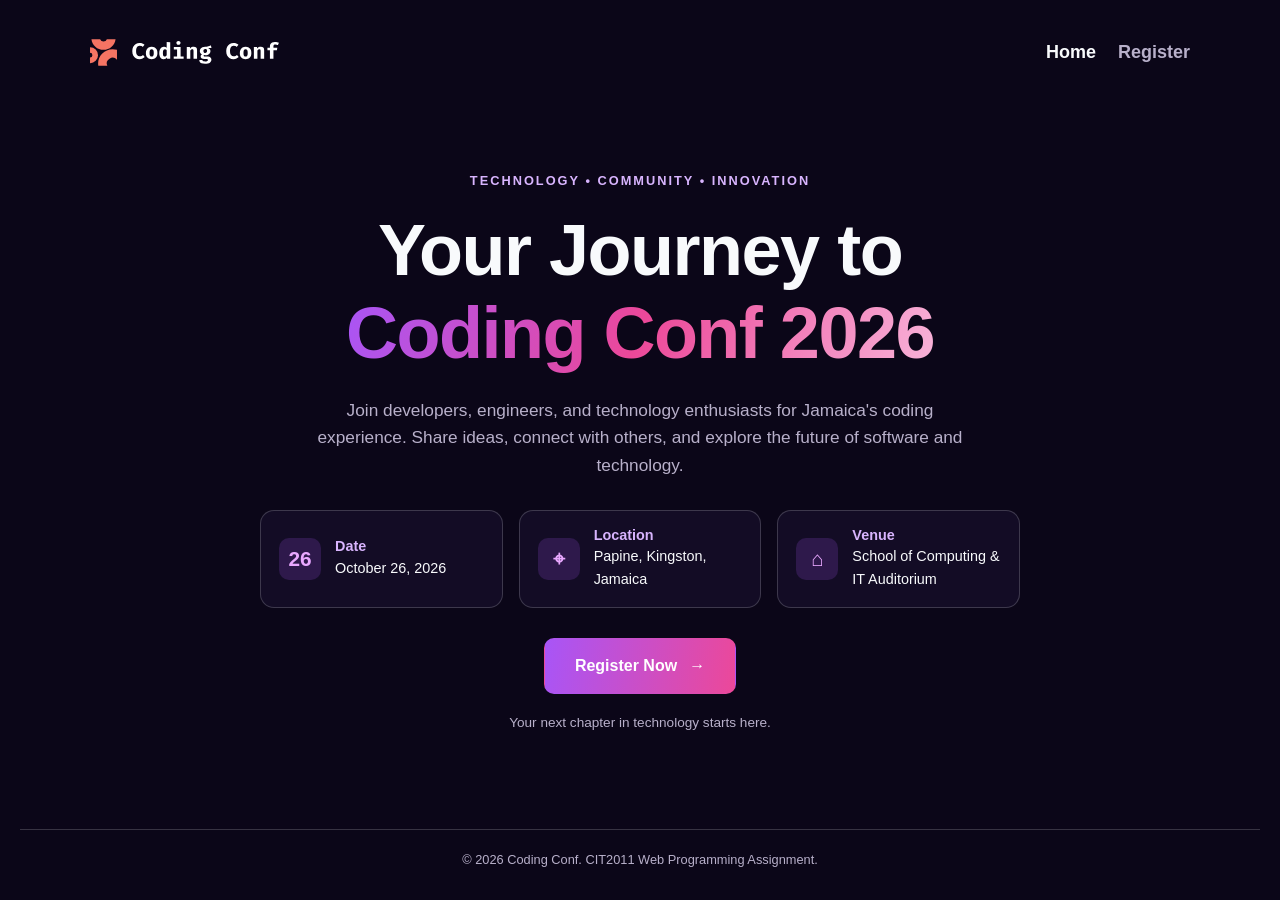
<file: index.html>
<!DOCTYPE html>
<html lang="en">
<head>
    <meta charset="UTF-8">
    <meta name="viewport" content="width=device-width, initial-scale=1.0">
    <meta http-equiv="refresh" content="0; url=html/index.html">
    <title>Redirecting...</title>
</head>
<body>
    <p>
        If you are not redirected,
        <a href="html/index.html">click here</a>.
    </p>
</body>
</html>
</file>
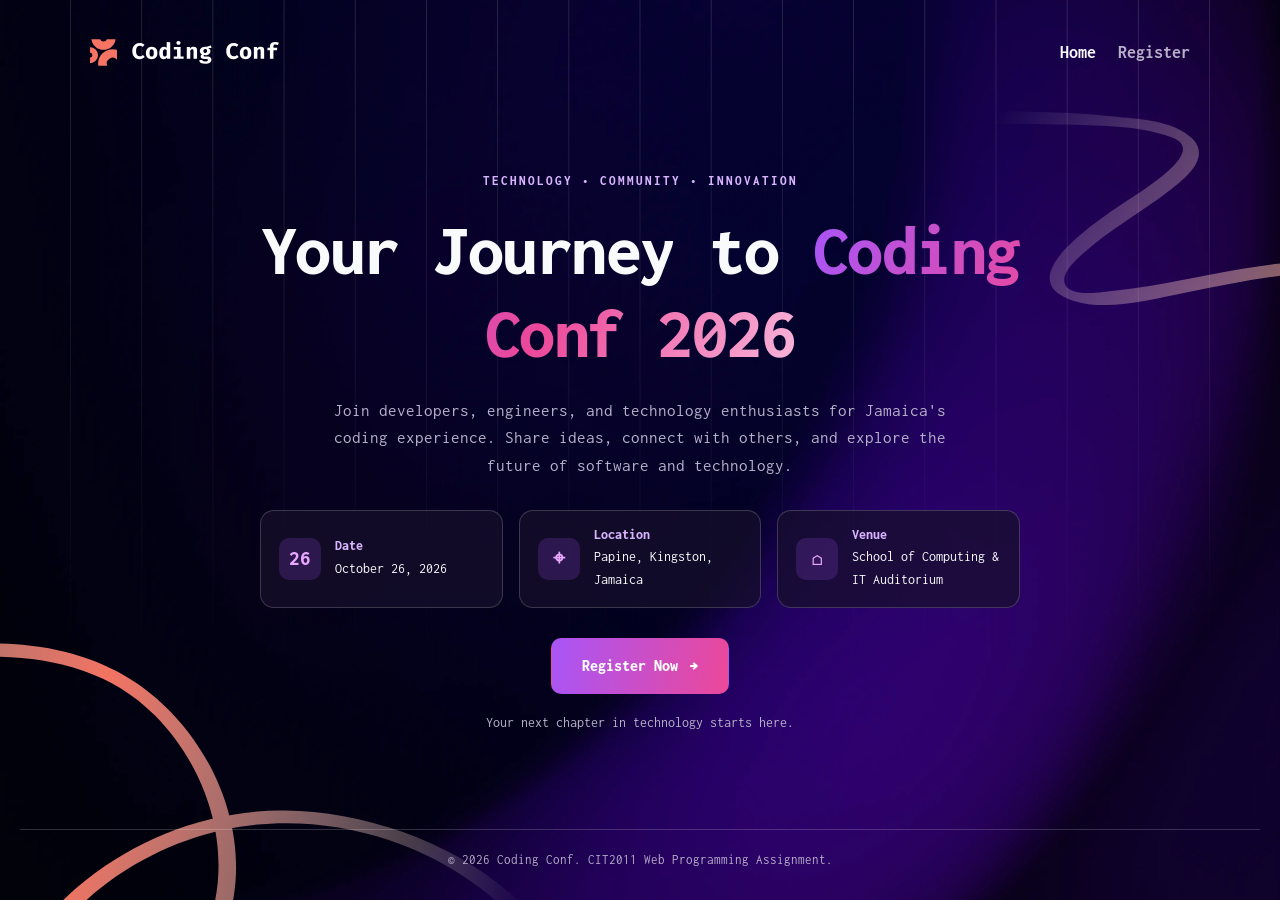
<file: html/index.html>
<!DOCTYPE html>
<html lang="en">
<head>
    <meta charset="UTF-8">
    <meta name="viewport" content="width=device-width, initial-scale=1.0">
    <meta name="description" content="Join Coding Conf 2026 in Papine, Kingston.">
        
        <title>Coding Conf 2026 | Home</title>

        <!--Getting icon for tab-->
    <link rel="icon" type="image/png" href="../assets/images/favicon-32x32.png">

        <!--Connecting to google for fonts-->
    <link rel="preconnect" href="https://fonts.googleapis.com">
    <link rel="preconnect" href="https://fonts.gstatic.com" crossorigin>
    <link href="https://fonts.googleapis.com/css2?family=Inconsolata:wght@400;500;600;700;800&display=swap" rel="stylesheet">

        <!-- Importing Stylesheet -->
    <link rel="stylesheet" href="../css/styles.css">
</head>

        <!-- Site Header & Navigation Section -->
<body class="home-page">
    <header class="site-header">
        <a href="index.html" class="logo-link" aria-label="Coding Conf homepage">
            <img src="../assets/images/logo-full.svg" alt="Coding Conf" class="site-logo">
        </a>
        <nav class="main-nav" aria-label="Main navigation">
            <ul>
                <li><a href="index.html" class="active" aria-current="page">Home</a></li>
                <li><a href="login.html">Register</a></li>
            </ul>
        </nav>
    </header>

                <!-- Main Container and getting styles for it-->
    <main class="layout-container home-content">
        <section class="cent-in">
            <p class="event-label">Technology • Community • Innovation</p>

                 <!-- Title & Subtitle -->
            <h1>Your Journey to <span class="gradient-text">Coding Conf 2026</span></h1>
            <p class="cent-in-description">
                Join developers, engineers, and technology enthusiasts for Jamaica's
                coding experience. Share ideas, connect with others, and explore the
                future of software and technology.
            </p>

                    <!-- Event Details Section -->
            <div class="event-details">
                <article class="detail-item">
                    <span class="detail-icon" aria-hidden="true">26</span>
                    <div>
                        <h2>Date</h2>
                        <p>October 26, 2026</p>
                    </div>
                </article>
                <article class="detail-item">
                    <span class="detail-icon" aria-hidden="true">⌖</span>
                    <div>
                        <h2>Location</h2>
                        <p>Papine, Kingston, Jamaica</p>
                    </div>
                </article>
                <article class="detail-item">
                    <span class="detail-icon" aria-hidden="true">⌂</span>
                    <div>
                        <h2>Venue</h2>
                        <p>School of Computing &amp; IT Auditorium</p>
                    </div>
                </article>
            </div>

                    <!-- Register Button -->
            <a href="login.html" class="btn-primary">Register Now <span aria-hidden="true">→</span></a>
            <p class="cent-in-note">Your next chapter in technology starts here.</p>
        </section>
    </main>

        <!-- Footer -->
    <footer class="site-footer">
        <p>&copy; 2026 Coding Conf. CIT2011 Web Programming Assignment.</p>
    </footer>
</body>
</html>
</file>
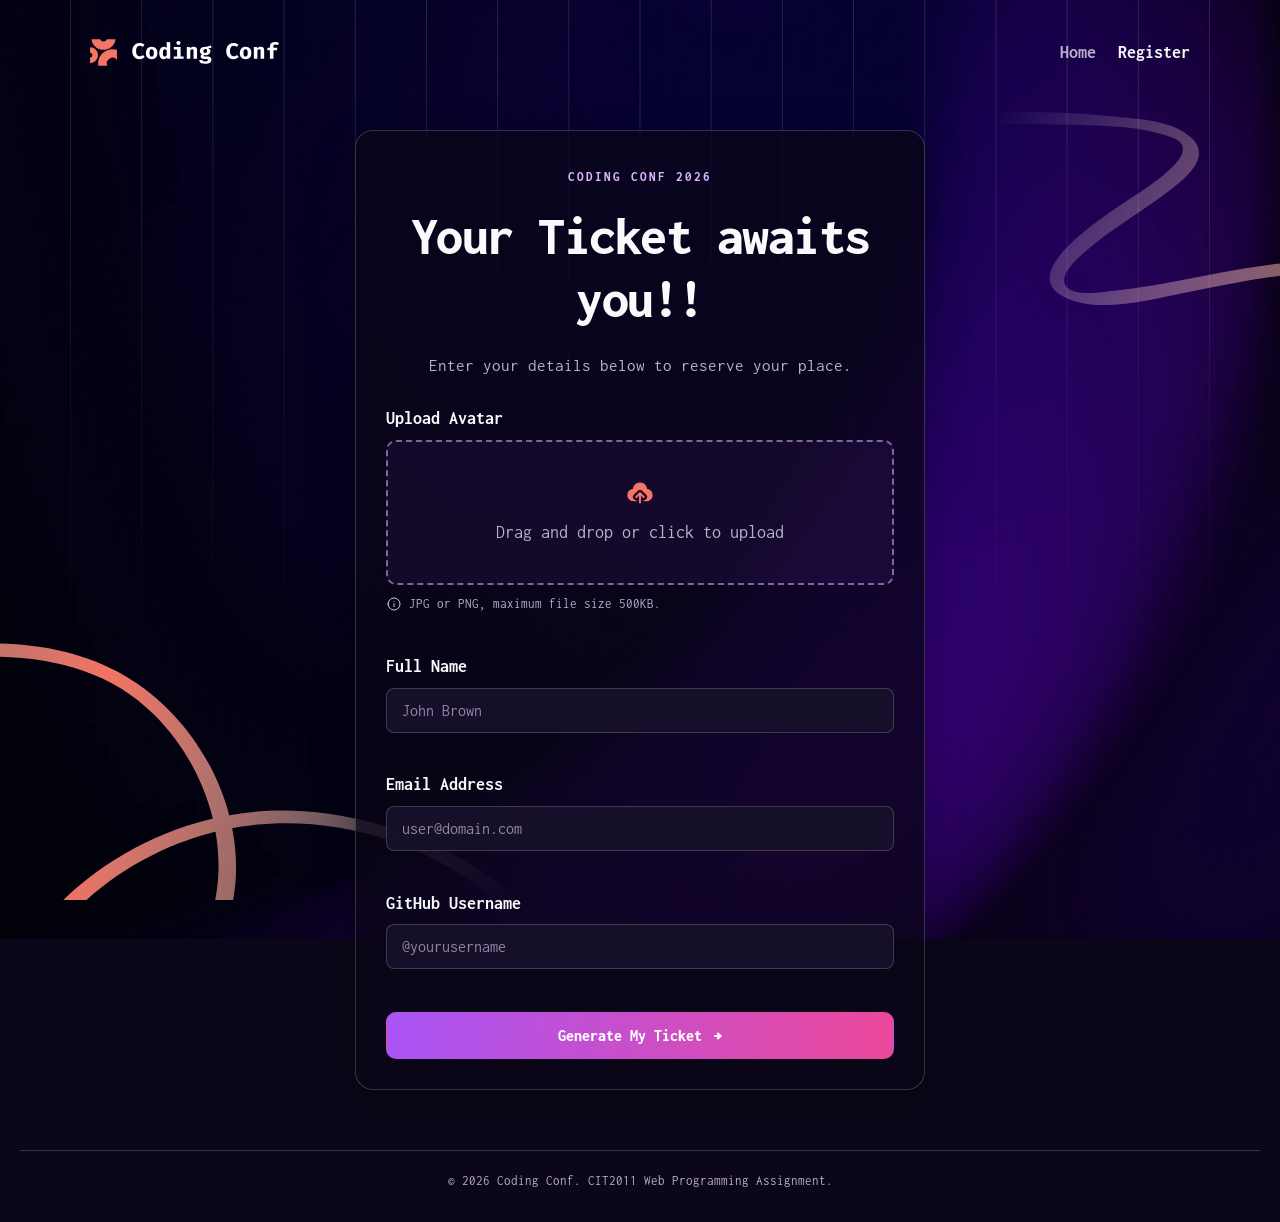
<file: html/login.html>
<!DOCTYPE html>
<html lang="en">
<head>
    <meta charset="UTF-8">
    <meta name="viewport" content="width=device-width, initial-scale=1.0">
    <meta name="description" content="Register for Coding Conf 2026.">

        <title>Register | Coding Conf 2026</title>

                    <!--Getting icon for tab-->
        <link rel="icon" type="image/png" href="../assets/images/favicon-32x32.png">

                    <!--Connecting to google for fonts-->
        <link rel="preconnect" href="https://fonts.googleapis.com">
        <link rel="preconnect" href="https://fonts.gstatic.com" crossorigin>
        <link href="https://fonts.googleapis.com/css2?family=Inconsolata:wght@400;500;600;700;800&display=swap" rel="stylesheet">
            
                    <!-- Importing Stylesheet and validation script -->
        <link rel="stylesheet" href="../css/styles.css">
    <script src="../js/validation.js" defer></script>
</head>

                <!-- Site Header & Navigation Section -->
    <body class="form-page">
        <header class="site-header">
            <a href="index.html" class="logo-link" aria-label="Coding Conf homepage">
                <img src="../assets/images/logo-full.svg" alt="Coding Conf" class="site-logo">
            </a>
        <nav class="main-nav" aria-label="Main navigation">
            <ul>
                <li><a href="index.html">Home</a></li>
                <li><a href="login.html" class="active" aria-current="page">Register</a></li>
            </ul>
        </nav>
    </header>


            <!-- Main Container and Form Section  -->
    <main class="layout-container form-content">
        <section class="form-section">
            <p class="event-label">Coding Conf 2026</p>
                <h1>Your Ticket awaits you!!</h1>
            <p class="form-intro">Enter your details below to reserve your place.</p>

                <!-- Registration Form -->
        <form id="registrationForm" novalidate>
            <div class="form-group">
                <label for="avatarInput">Upload Avatar</label>
                    <div class="file-dropzone" id="dropzone" tabindex="0" role="button"
                            aria-labelledby="avatarPrompt" aria-describedby="avatarHelp avatarError">
                        <img src="../assets/images/icon-upload.svg" alt="" class="upload-icon">
                            <span id="avatarPrompt">Drag and drop or click to upload</span>
                                <input type="file" id="avatarInput" name="avatar" accept="image/jpeg,image/png">
                    </div>
            <p class="form-help">
                <img src="../assets/images/icon-info.svg" alt="" class="info-icon">
                    JPG or PNG, maximum file size 500KB.
            </p>
                <span class="error-msg" id="avatarError" aria-live="polite"></span>
        </div>

                        <!-- Full Name Area -->
            <div class="form-group">
                <label for="fullName">Full Name</label>
                    <input type="text" id="fullName" name="fullName" class="form-control"
                        placeholder="John Brown" autocomplete="name" required>
                    <span class="error-msg" id="nameError" aria-live="polite"></span>
            </div>

                        <!-- Email Address Area -->
                <div class="form-group">
                    <label for="email">Email Address</label>
                        <input type="email" id="email" name="email" class="form-control"
                           placeholder="user@domain.com" autocomplete="email" required>
                    <span class="error-msg" id="emailError" aria-live="polite"></span>
                </div>


                        <!-- Github Username Area -->
            <div class="form-group">
                <label for="github">GitHub Username</label>
                        
                <input type="text" id="github" name="github" class="form-control"
                    placeholder="@yourusername" required>
                    <span class="error-msg" id="githubError" aria-live="polite"></span>
                </div>

                        <!-- Submit Button -->
            <button type="submit" class="btn-primary submit-button">Generate My Ticket <span aria-hidden="true">→</span></button>
        </form>
    </section>
</main>

    <footer class="site-footer">
        <p>&copy; 2026 Coding Conf. CIT2011 Web Programming Assignment.</p>
    </footer>
</body>
</html>
</file>
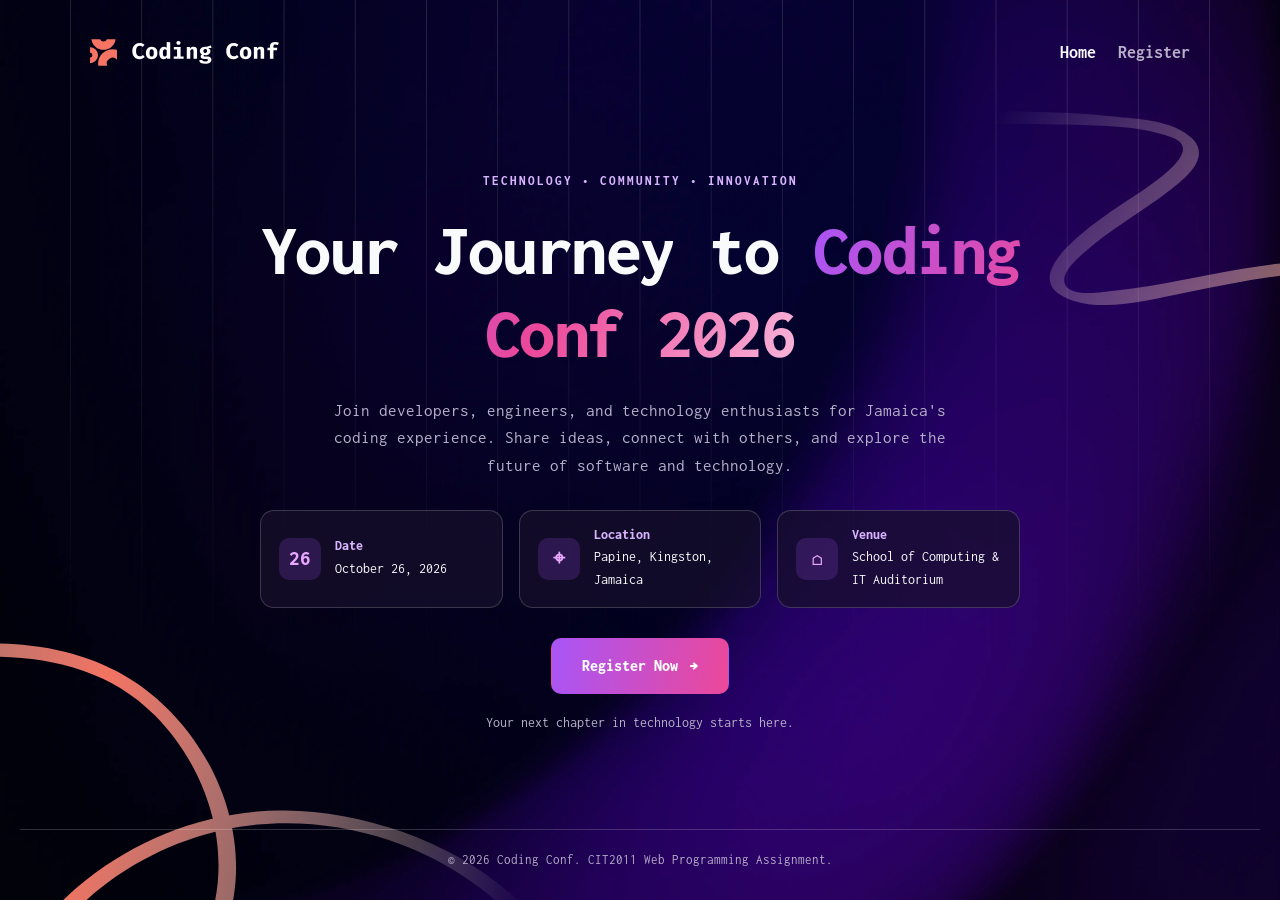
<file: html/ticket.html>
<!DOCTYPE html>
<html lang="en">
<head>
    <meta charset="UTF-8">
    <meta name="viewport" content="width=device-width, initial-scale=1.0">
    <meta name="description" content="Your Coding Conf 2026 ticket.">
        <title>Your Ticket | Coding Conf 2026</title>
    
            <!--Getting icon for tab-->
        <link rel="icon" type="image/png" href="../assets/images/favicon-32x32.png">

            <!--Connecting to google for fonts-->
        <link rel="preconnect" href="https://fonts.googleapis.com">
        <link rel="preconnect" href="https://fonts.gstatic.com" crossorigin>
        <link href="https://fonts.googleapis.com/css2?family=Inconsolata:wght@400;500;600;700;800&display=swap" rel="stylesheet">
    
            <!-- Importing Stylesheet and ticket script -->
        <link rel="stylesheet" href="../css/styles.css">
    <script src="../js/ticket.js" defer></script>
</head>

        <!-- Site Header & Navigation Section -->
    <body class="ticket-page">
        <header class="site-header">
            <a href="index.html" class="logo-link" aria-label="Coding Conf homepage">
                <img src="../assets/images/logo-full.svg" alt="Coding Conf" class="site-logo">
            </a>
        <nav class="main-nav" aria-label="Main navigation">
            <ul>
                <li><a href="index.html">Home</a></li>
            </ul>
        </nav>
    </header>

            <!-- Main Container and Ticket Section -->
        <main class="layout-container ticket-content">
            <section class="ticket-intro">
                <p class="event-label">Coding Conf 2026</p>
            <h1>Congrats, <span id="masterName" class="gradient-text">Attendee</span>!</h1>
                <p class="ticket-ready">Your ticket is ready.</p>
                    <p class="ticket-subtitle">Your registration details are saved for this browser.</p>
                        <p class="ticket-email">Registered email: <span id="masterEmail"></span></p>
            </section>

                <!-- Making Ticket -->
        <article class="ticket-card">
            <div class="ticket-top">
                <img src="../assets/images/logo-full.svg" alt="Coding Conf" class="ticket-logo">
                    <p class="ticket-event-info">October 26, 2026 <span>/</span> Papine, Kingston</p>
            </div>

                <!-- Ticket with attendee information -->
        <div class="ticket-bottom">
            <div class="ticket-attendee">
                <img id="ticketAvatar" src="" alt="" class="ticket-avatar" hidden>
                    <div class="ticket-user-info">
                        <h2 id="ticketName">Attendee</h2>
                            <p class="github-line">
                                <img src="../assets/images/icon-github.svg" alt="" class="github-icon">
                                    <span id="ticketGithub">@username</span>
                            </p>
                    </div>
            </div>
                <span id="ticketNumber" class="ticket-serial">#00000</span>
        </div>
    </article>

        <a href="index.html" class="text-link">Return to homepage</a>
    </main>

            <!-- Footer -->
        <footer class="site-footer">
            <p>&copy; 2026 Coding Conf. CIT2011 Web Programming Assignment.</p>
        </footer>
</body>
</html>
</file>
<file: css/styles.css>
:root {
    --background: #0b0618;
    --surface: rgba(23, 16, 43, 0.88);
    --purple: #a855f7;
    --pink: #ec4899;
    --white: #f8fafc;
    --muted: #b8b0ca;
    --border: rgba(255, 255, 255, 0.18);
    --radius: 14px;
}

* {
    box-sizing: border-box;
    margin: 0;
    padding: 0;
}

html {
    min-height: 100%;
}

body {
    min-height: 100vh;
    display: flex;
    flex-direction: column;
    padding: 20px;
    color: var(--white);
    background-color: var(--background);
    background-image:
        url("../assets/images/pattern-lines.svg"),
        url("../assets/images/pattern-squiggly-line-top.svg"),
        url("../assets/images/pattern-squiggly-line-bottom-desktop.svg"),
        url("../assets/images/background-desktop.png");
    background-repeat: no-repeat, no-repeat, no-repeat, no-repeat;
    background-position: center top, right top 105px, left bottom, center center;
    background-size: cover, 27rem auto, 34rem auto, cover;
    background-attachment: fixed;
    font-family: 'Inconsolata', Arial, sans-serif;
    font-size: 18px;
    line-height: 1.6;
    overflow-x: hidden;
}

.site-header {
    width: 100%;
    max-width: 1100px;
    margin: 0 auto;
    padding: 18px 0;
    display: flex;
    align-items: center;
    justify-content: space-between;
    gap: 20px;
    position: relative;
    z-index: 2;
}

.logo-link {
    display: inline-flex;
    align-items: center;
}

.site-logo {
    display: block;
    width: 190px;
    max-width: 100%;
    height: auto;
}

.main-nav ul {
    display: flex;
    align-items: center;
    gap: 22px;
    list-style: none;
}

.main-nav a {
    color: var(--muted);
    text-decoration: none;
    font-weight: 700;
}

.main-nav a:hover,
.main-nav a.active {
    color: var(--white);
}

.main-nav a:focus-visible,
.logo-link:focus-visible,
.text-link:focus-visible {
    outline: 2px solid var(--pink);
    outline-offset: 4px;
}

.layout-container {
    width: 100%;
    max-width: 1050px;
    margin: 0 auto;
    flex: 1;
    position: relative;
    z-index: 1;
}

.home-content,
.form-content,
.ticket-content {
    display: flex;
    align-items: center;
    justify-content: center;
    padding: 45px 18px 60px;
}

.cent-in,
.form-section {
    width: 100%;
    max-width: 760px;
    text-align: center;
}

.event-label {
    display: inline-block;
    margin-bottom: 18px;
    color: #d8b4fe;
    font-size: 0.8rem;
    font-weight: 800;
    letter-spacing: 2px;
    text-transform: uppercase;
}

h1,
h2,
h3 {
    color: var(--white);
    font-weight: 800;
    line-height: 1.15;
}

h1 {
    margin-bottom: 22px;
    font-size: clamp(2.4rem, 6vw, 4.5rem);
    letter-spacing: -1.5px;
}

.gradient-text {
    background: linear-gradient(110deg, var(--purple), var(--pink), #f8b4d9);
    background-clip: text;
    -webkit-background-clip: text;
    color: transparent;
}

.cent-in-description,
.form-intro {
    max-width: 650px;
    margin: 0 auto 30px;
    color: var(--muted);
    font-size: 1.08rem;
}

.event-details {
    display: flex;
    justify-content: center;
    flex-wrap: wrap;
    gap: 16px;
    margin: 30px auto;
}

.detail-item {
    min-width: 210px;
    flex: 1 1 210px;
    display: flex;
    align-items: center;
    gap: 14px;
    padding: 16px 18px;
    border: 1px solid var(--border);
    border-radius: var(--radius);
    background: rgba(23, 16, 43, 0.72);
    text-align: left;
}

.detail-icon {
    width: 42px;
    height: 42px;
    display: grid;
    place-items: center;
    flex-shrink: 0;
    border-radius: 10px;
    background: rgba(168, 85, 247, 0.18);
    color: #e9a8ff;
    font-size: 1.3rem;
    font-weight: 800;
}

.detail-item h2 {
    margin-bottom: 2px;
    color: #d8b4fe;
    font-size: 0.9rem;
}

.detail-item p {
    margin: 0;
    color: var(--white);
    font-size: 0.9rem;
}

.btn-primary {
    display: inline-flex;
    align-items: center;
    justify-content: center;
    gap: 12px;
    padding: 14px 30px;
    border: 1px solid transparent;
    border-radius: 10px;
    background: linear-gradient(100deg, var(--purple), var(--pink));
    color: #ffffff;
    font-family: inherit;
    font-size: 1rem;
    font-weight: 800;
    text-decoration: none;
    cursor: pointer;
    transition: transform 0.2s ease, box-shadow 0.2s ease;
}

.btn-primary:hover {
    transform: translateY(-2px);
    box-shadow: 0 10px 28px rgba(168, 85, 247, 0.28);
}

.btn-primary:focus-visible {
    outline: 3px solid var(--white);
    outline-offset: 4px;
}

.cent-in-note {
    margin-top: 18px;
    color: var(--muted);
    font-size: 0.85rem;
}

/* Registration form */
.form-section {
    max-width: 570px;
    padding: 30px;
    border: 1px solid var(--border);
    border-radius: 18px;
    background: rgba(11, 6, 24, 0.76);
    box-shadow: 0 18px 45px rgba(0, 0, 0, 0.22);
}

.form-section h1 {
    font-size: clamp(2.2rem, 5vw, 3.4rem);
}

.form-intro {
    margin-bottom: 24px;
}

#registrationForm {
    width: 100%;
    text-align: left;
}

.form-group {
    display: flex;
    flex-direction: column;
    gap: 7px;
    margin-bottom: 17px;
}

.form-group label {
    color: var(--white);
    font-weight: 700;
}

.form-control {
    width: 100%;
    padding: 13px 15px;
    border: 1px solid var(--border);
    border-radius: 8px;
    background: rgba(23, 16, 43, 0.95);
    color: var(--white);
    font-family: inherit;
    font-size: 1rem;
}

.form-control::placeholder {
    color: #9288a8;
}

.form-control:focus {
    outline: 2px solid var(--purple);
    outline-offset: 2px;
}

.file-dropzone {
    min-height: 145px;
    display: flex;
    flex-direction: column;
    align-items: center;
    justify-content: center;
    gap: 9px;
    padding: 18px;
    border: 2px dashed rgba(216, 180, 254, 0.55);
    border-radius: 10px;
    background: rgba(168, 85, 247, 0.07);
    color: var(--muted);
    text-align: center;
    cursor: pointer;
}

.file-dropzone:hover,
.file-dropzone:focus,
.file-dropzone.drag-over {
    border-color: var(--pink);
    background: rgba(236, 72, 153, 0.08);
}

.file-dropzone:focus-visible {
    outline: 2px solid var(--pink);
    outline-offset: 3px;
}

.upload-icon {
    width: 32px;
    height: 32px;
}

.file-dropzone input {
    position: absolute;
    width: 1px;
    height: 1px;
    overflow: hidden;
    opacity: 0;
}

.form-help {
    display: flex;
    align-items: center;
    gap: 7px;
    margin-top: 2px;
    color: var(--muted);
    font-size: 0.8rem;
}

.info-icon {
    width: 16px;
    height: 16px;
}

.error-msg {
    min-height: 1em;
    color: #ff9eae;
    font-size: 0.85rem;
}

.submit-button {
    width: 100%;
    margin-top: 5px;
}

/* Ticket page */
.ticket-content {
    flex-direction: column;
    text-align: center;
}

.ticket-intro {
    max-width: 760px;
    margin-bottom: 28px;
}

.ticket-intro h1 {
    font-size: clamp(2rem, 5vw, 3.5rem);
}

.ticket-ready {
    margin-bottom: 5px;
    color: var(--white);
    font-size: 1.3rem;
}

.ticket-subtitle,
.ticket-email {
    margin-bottom: 5px;
    color: var(--muted);
}

#masterEmail {
    color: var(--pink);
    overflow-wrap: anywhere;
}

.ticket-card {
    width: 100%;
    max-width: 620px;
    min-height: 270px;
    margin: 10px auto 25px;
    padding: 28px;
    display: flex;
    flex-direction: column;
    justify-content: space-between;
    border: 1px solid rgba(216, 180, 254, 0.65);
    border-radius: 16px;
    background-color: rgba(23, 16, 43, 0.9);
    background-image: url("../assets/images/pattern-ticket.svg"), linear-gradient(120deg, rgba(23, 16, 43, 0.96), rgba(73, 28, 112, 0.78));
    background-size: cover;
    background-position: center;
    text-align: left;
    box-shadow: 0 16px 40px rgba(0, 0, 0, 0.25);
}

.ticket-logo {
    width: 185px;
    height: auto;
}

.ticket-event-info {
    margin-top: 8px;
    color: var(--muted);
    font-size: 0.9rem;
}

.ticket-event-info span {
    padding: 0 6px;
    color: var(--pink);
}

.ticket-bottom {
    display: flex;
    align-items: center;
    justify-content: space-between;
    gap: 18px;
    margin-top: 35px;
}

.ticket-attendee {
    display: flex;
    align-items: center;
    gap: 14px;
    min-width: 0;
}

.ticket-avatar {
    width: 66px;
    height: 66px;
    flex-shrink: 0;
    border: 2px solid var(--purple);
    border-radius: 12px;
    object-fit: cover;
}

.ticket-user-info {
    min-width: 0;
}

.ticket-user-info h2 {
    margin-bottom: 5px;
    font-size: 1.25rem;
    overflow-wrap: anywhere;
}

.github-line {
    display: flex;
    align-items: center;
    gap: 7px;
    margin: 0;
    color: var(--muted);
    font-size: 0.9rem;
    overflow-wrap: anywhere;
}

.github-icon {
    width: 18px;
    height: 19px;
    flex-shrink: 0;
}

.ticket-serial {
    color: #e5c7ff;
    font-size: 1rem;
    font-weight: 800;
    letter-spacing: 1px;
    writing-mode: vertical-rl;
}

.text-link {
    color: #e5c7ff;
    text-decoration: underline;
    text-underline-offset: 4px;
}

.text-link:hover {
    color: var(--pink);
}

/* Footer */
.site-footer {
    width: 100%;
    padding: 20px 10px 10px;
    border-top: 1px solid var(--border);
    color: var(--muted);
    text-align: center;
    font-size: 0.8rem;
}

.site-footer p {
    margin: 0;
}

/* Tablet and mobile backgrounds */
@media (max-width: 900px) {
    body {
        background-image:
            url("../assets/images/pattern-lines.svg"),
            url("../assets/images/pattern-squiggly-line-top.svg"),
            url("../assets/images/pattern-squiggly-line-bottom-mobile-tablet.svg"),
            url("../assets/images/background-tablet.png");
        background-position: center top, right top 95px, left bottom, center center;
        background-size: cover, 22rem auto, 25rem auto, cover;
    }
}

@media (max-width: 600px) {
    body {
        padding: 14px;
        background-image:
            url("../assets/images/pattern-squiggly-line-top.svg"),
            url("../assets/images/pattern-squiggly-line-bottom-mobile-tablet.svg"),
            url("../assets/images/background-mobile.png");
        background-position: right top 115px, left bottom 55px, center center;
        background-size: 13rem auto, 17rem auto, cover;
        background-attachment: scroll;
    }

    .site-header {
        flex-direction: column;
        gap: 14px;
        padding: 12px 0;
    }

    .site-logo {
        width: 170px;
    }

    .main-nav ul {
        gap: 22px;
    }

    .home-content,
    .form-content,
    .ticket-content {
        padding: 32px 5px 42px;
    }

    .cent-in h1 {
        letter-spacing: -0.8px;
    }

    .event-details {
        flex-direction: column;
        align-items: stretch;
        margin: 24px auto;
    }

    .detail-item {
        width: 100%;
    }

    .home-content .btn-primary {
        width: 100%;
    }

    .form-section {
        padding: 22px 16px;
    }

    .ticket-card {
        min-height: 230px;
        padding: 20px;
    }

    .ticket-logo {
        width: 155px;
    }

    .ticket-bottom {
        gap: 10px;
        margin-top: 25px;
    }

    .ticket-avatar {
        width: 54px;
        height: 54px;
    }

    .ticket-user-info h2 {
        font-size: 1rem;
    }

    .ticket-serial {
        font-size: 0.8rem;
    }
}

@media (prefers-reduced-motion: reduce) {
    *,
    *::before,
    *::after {
        scroll-behavior: auto !important;
        transition-duration: 0.01ms !important;
    }
}
</file>
